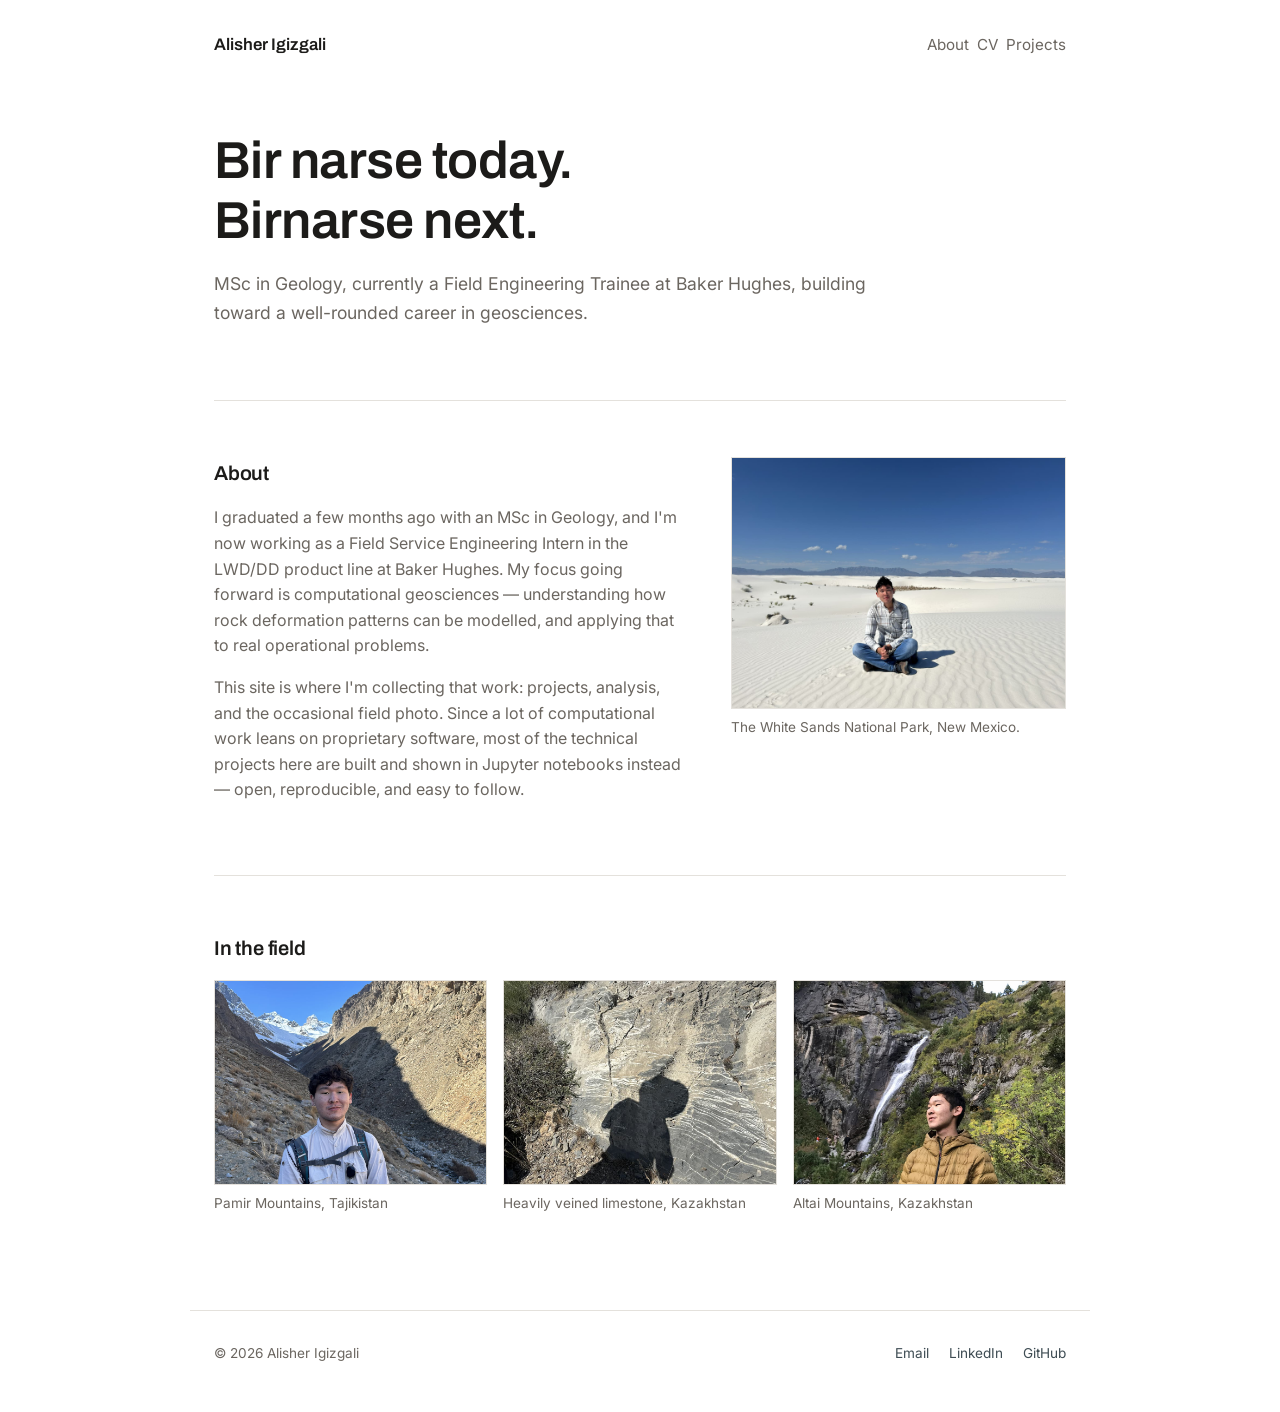
<file: index.html>
<!DOCTYPE html>
<html lang="en">
<head>
<meta charset="UTF-8">
<meta name="viewport" content="width=device-width, initial-scale=1.0">
<title>Alisher — Geoscience Graduate</title>
<link rel="preconnect" href="https://fonts.googleapis.com">
<link rel="preconnect" href="https://fonts.gstatic.com" crossorigin>
<link href="https://fonts.googleapis.com/css2?family=Archivo:wght@500;600;700&family=Inter:wght@400;500&display=swap" rel="stylesheet">
<link rel="stylesheet" href="css/style.css">
</head>
<body>

<header class="site-header">
  <a href="index.html" class="wordmark">Alisher Igizgali</a>
  <nav class="site-nav">
    <a href="#about">About</a>
    <a href="cv.html">CV</a>
    <a href="projects/index.html">Projects</a>
  </nav>
</header>

<main>

  <section class="hero">
    <h1>Bir narse today.<br>Birnarse  next.</h1>
    <p class="hero-sub">MSc in Geology, currently a Field Engineering Trainee at Baker Hughes, building toward a well-rounded career in geosciences.</p>
  </section>

  <hr class="rule">

  <section class="about" id="about">
    <div class="about-text">
      <h2>About</h2>
      <p>I graduated a few months ago with an MSc in Geology, and I'm now working as a Field Service Engineering Intern in the LWD/DD product line at Baker Hughes. My focus going forward is computational geosciences — understanding how rock deformation patterns can be modelled, and applying that to real operational problems.</p>
      <p>This site is where I'm collecting that work: projects, analysis, and the occasional field photo. Since a lot of computational work leans on proprietary software, most of the technical projects here are built and shown in Jupyter notebooks instead — open, reproducible, and easy to follow.</p>
    </div>
    <div class="about-photo">
	  <figure>
		<img src="assets/photos/about-photo.jpg" alt="Portrait of Me">
		<figcaption>The White Sands National Park, New Mexico.</figcaption>
	  </figure>
    </div>
  </section>

  <hr class="rule">

  <section class="field-photos">
    <h2>In the field</h2>
    <div class="photo-strip">
		<figure>
			<img src="assets/photos/field-trip-1.jpg" alt="Field trip photo 1">
			<figcaption>Pamir Mountains, Tajikistan</figcaption>
		</figure>
		<figure>
			<img src="assets/photos/field-trip-2.jpg" alt="Field trip photo 2">
			<figcaption>Heavily veined limestone, Kazakhstan</figcaption>
		</figure>
		<figure>
			<img src="assets/photos/field-trip-3.jpg" alt="Field trip photo 3">
			<figcaption>Altai Mountains, Kazakhstan</figcaption>
		</figure>
    </div>
  </section>

</main>

<footer class="site-footer">
  <span>&copy; 2026 Alisher Igizgali</span>
  <span class="footer-links">
    <a href="mailto:alisher.yegizgali@gmail.com">Email</a>
    <a href="https://linkedin.com/in/alisheri">LinkedIn</a>
    <a href="https://github.com/alisheri">GitHub</a>
  </span>
</footer>

</body>
</html>
</file>
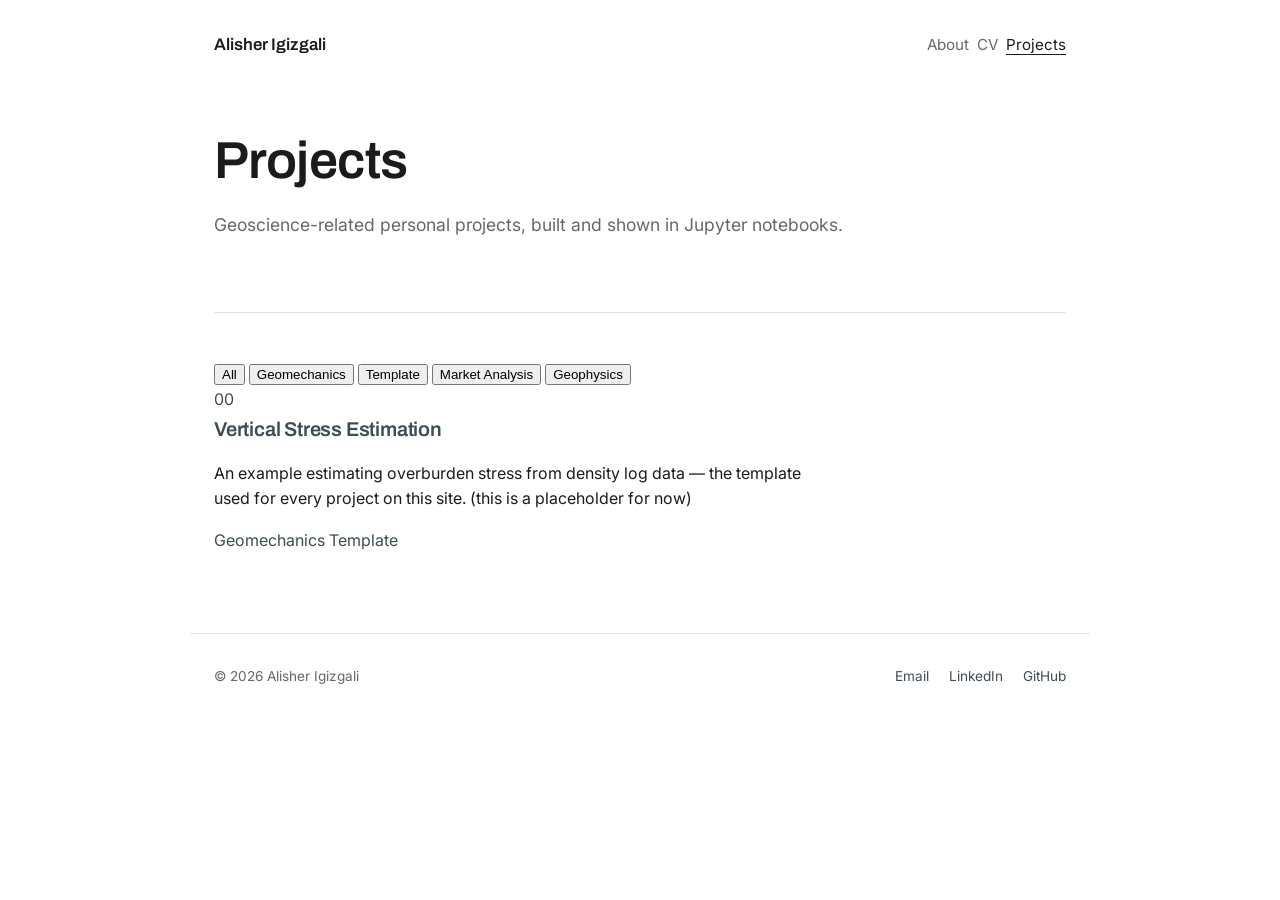
<file: projects/index.html>
<!DOCTYPE html>
<html lang="en">
<head>
<meta charset="UTF-8">
<meta name="viewport" content="width=device-width, initial-scale=1.0">
<title>Alisher — Projects</title>
<link rel="preconnect" href="https://fonts.googleapis.com">
<link rel="preconnect" href="https://fonts.gstatic.com" crossorigin>
<link href="https://fonts.googleapis.com/css2?family=Archivo:wght@500;600;700&family=Inter:wght@400;500&display=swap" rel="stylesheet">
<link rel="stylesheet" href="../css/style.css">
</head>
<body>

<header class="site-header">
  <a href="../index.html" class="wordmark">Alisher Igizgali</a>
  <nav class="site-nav">
    <a href="../index.html#about">About</a>
    <a href="../cv.html">CV</a>
    <a href="index.html" class="active">Projects</a>
  </nav>
</header>

<main>

  <section class="page-intro">
    <h1>Projects</h1>
    <p class="hero-sub">Geoscience-related personal projects, built and shown in Jupyter notebooks.</p>
  </section>

  <hr class="rule">

  <section class="cv-section">
    <div class="filter-bar">
      <button class="filter-btn active" data-tag="all">All</button>
      <button class="filter-btn" data-tag="geomechanics">Geomechanics</button>
      <button class="filter-btn" data-tag="template">Template</button>
	  <button class="filter-btn" data-tag="market-analysis">Market Analysis</button>
	  <button class="filter-btn" data-tag="geophysics">Geophysics</button>
    </div>

    <div class="project-grid">

      <a class="project-card" href="00-project-0/index.html" data-tags="geomechanics template" data-date="2026-09">
        <span class="project-card-number">00</span>
        <h2 class="project-card-title">Vertical Stress Estimation</h2>
        <p class="project-card-desc">An example estimating overburden stress from density log data — the template used for every project on this site. (this is a placeholder for now)</p>
        <div class="project-card-tags">
          <span class="tag">Geomechanics</span>
          <span class="tag">Template</span>
        </div>
      </a>

    </div>
  </section>

</main>

<footer class="site-footer">
  <span>&copy; 2026 Alisher Igizgali</span>
  <span class="footer-links">
    <a href="mailto:alisher.yegizgali@gmail.com">Email</a>
    <a href="https://linkedin.com/in/alisheri">LinkedIn</a>
    <a href="https://github.com/alisheri">GitHub</a>
  </span>
</footer>

<script>
  const buttons = document.querySelectorAll('.filter-btn');
  const cards = document.querySelectorAll('.project-card');
  
  const grid = document.querySelector('.project-grid');
  const sortedCards = [...grid.querySelectorAll('.project-card')].sort(
    (a, b) => b.dataset.date.localeCompare(a.dataset.date)
  );
  sortedCards.forEach(card => grid.appendChild(card));

  const buttons = document.querySelectorAll('.filter-btn');
  const cards = document.querySelectorAll('.project-card');

  buttons.forEach(btn => {
    btn.addEventListener('click', () => {
      buttons.forEach(b => b.classList.remove('active'));
      btn.classList.add('active');
      const tag = btn.dataset.tag;

      cards.forEach(card => {
        if (tag === 'all' || card.dataset.tags.includes(tag)) {
          card.style.display = '';
        } else {
          card.style.display = 'none';
        }
      });
    });
  });
</script>

</body>
</html>
</file>
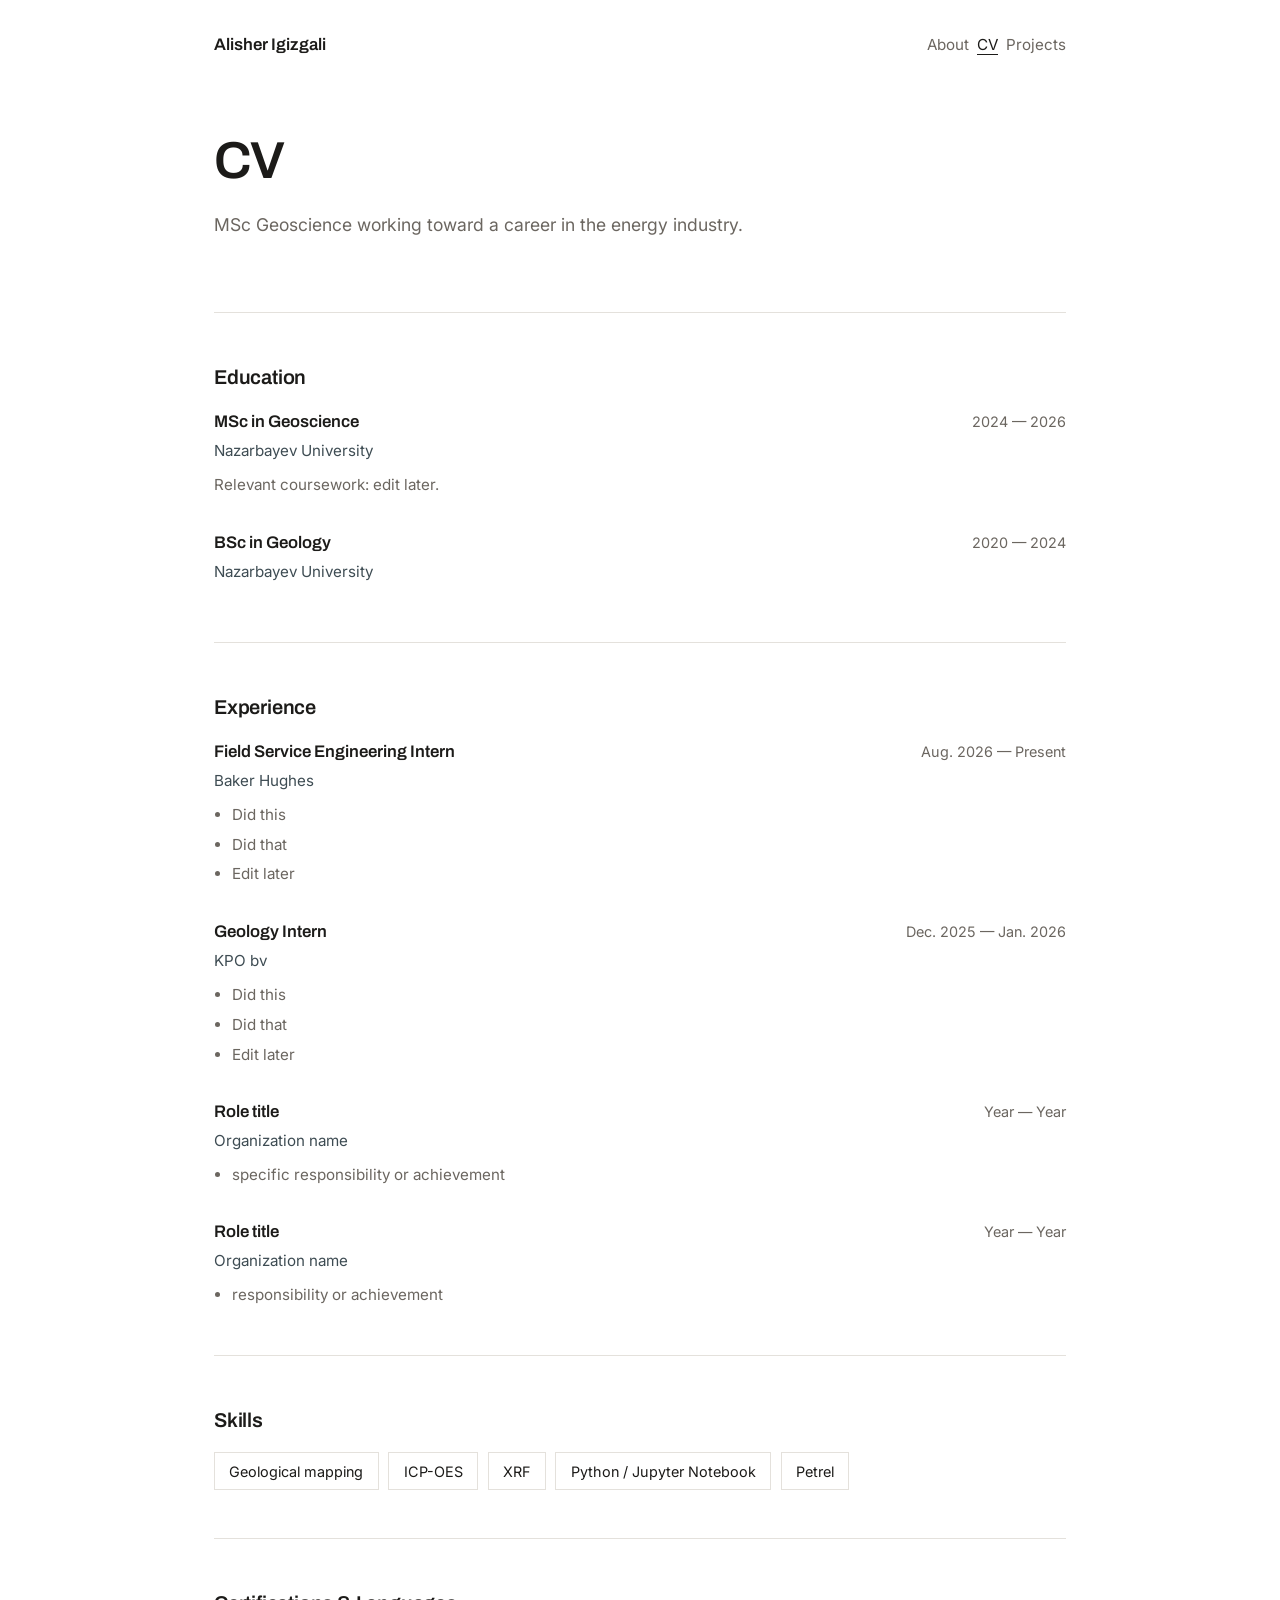
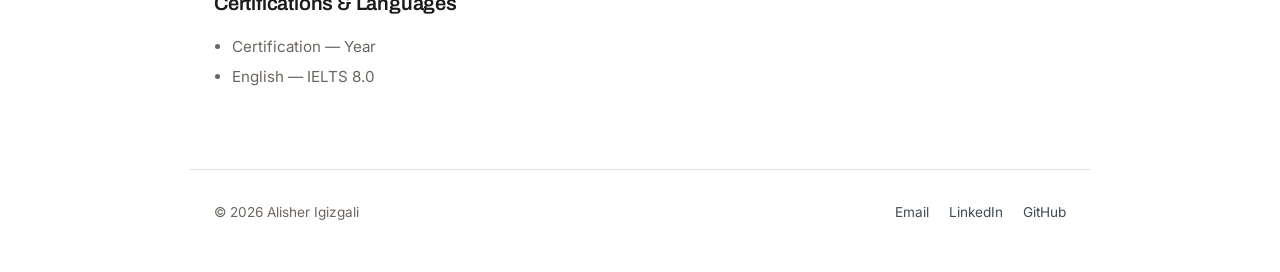
<file: cv.html>
<!DOCTYPE html>
<html lang="en">
<head>
<meta charset="UTF-8">
<meta name="viewport" content="width=device-width, initial-scale=1.0">
<title>Alisher — CV</title>
<link rel="preconnect" href="https://fonts.googleapis.com">
<link rel="preconnect" href="https://fonts.gstatic.com" crossorigin>
<link href="https://fonts.googleapis.com/css2?family=Archivo:wght@500;600;700&family=Inter:wght@400;500&display=swap" rel="stylesheet">
<link rel="stylesheet" href="css/style.css">
</head>
<body>

<header class="site-header">
  <a href="index.html" class="wordmark">Alisher Igizgali</a>
  <nav class="site-nav">
    <a href="index.html#about">About</a>
    <a href="cv.html" class="active">CV</a>
    <a href="projects/index.html">Projects</a>
  </nav>
</header>

<main>

  <section class="page-intro">
    <h1>CV</h1>
    <p class="hero-sub">MSc Geoscience working toward a career in the energy industry.</p>
  </section>

  <hr class="rule">

  <section class="cv-section">
    <h2>Education</h2>

    <div class="cv-entry">
      <div class="cv-entry-header">
        <span class="cv-entry-title">MSc in Geoscience</span>
        <span class="cv-entry-date">2024 — 2026</span>
      </div>
      <p class="cv-entry-org">Nazarbayev University</p>
      <p class="cv-entry-desc">Relevant coursework: edit later.</p>
    </div>

    <div class="cv-entry">
      <div class="cv-entry-header">
        <span class="cv-entry-title">BSc in Geology</span>
        <span class="cv-entry-date">2020 — 2024</span>
      </div>
      <p class="cv-entry-org">Nazarbayev University</p>
    </div>
  </section>

  <hr class="rule">

  <section class="cv-section">
    <h2>Experience</h2>

    <div class="cv-entry">
      <div class="cv-entry-header">
        <span class="cv-entry-title">Field Service Engineering Intern</span>
        <span class="cv-entry-date">Aug. 2026 — Present</span>
      </div>
      <p class="cv-entry-org">Baker Hughes</p>
      <ul class="cv-list">
        <li>Did this</li>
        <li>Did that</li>
        <li>Edit later</li>
      </ul>
    </div>

    <div class="cv-entry">
      <div class="cv-entry-header">
        <span class="cv-entry-title">Geology Intern</span>
        <span class="cv-entry-date">Dec. 2025 — Jan. 2026</span>
      </div>
      <p class="cv-entry-org">KPO bv</p>
      <ul class="cv-list">
        <li>Did this</li>
		<li>Did that</li>
        <li>Edit later</li>
      </ul>
    </div>
	
	<div class="cv-entry">
		<div class="cv-entry-header">
			<span class="cv-entry-title">Role title</span>
			<span class="cv-entry-date">Year — Year</span>
		</div>
		<p class="cv-entry-org">Organization name</p>
		<ul class="cv-list">
			<li>specific responsibility or achievement</li>
		</ul>
	</div>
	
	<div class="cv-entry">
		<div class="cv-entry-header">
			<span class="cv-entry-title">Role title</span>
			<span class="cv-entry-date">Year — Year</span>
		</div>
		<p class="cv-entry-org">Organization name</p>
		<ul class="cv-list">
			<li> responsibility or achievement</li>
		</ul>
	</div>
  </section>

  <hr class="rule">

  <section class="cv-section">
    <h2>Skills</h2>
    <ul class="cv-skills">
      <li>Geological mapping</li>
      <li>ICP-OES</li>
      <li>XRF</li>
      <li>Python / Jupyter Notebook</li>
      <li>Petrel</li>
    </ul>
  </section>

  <hr class="rule">

  <section class="cv-section">
    <h2>Certifications &amp; Languages</h2>
    <ul class="cv-list">
      <li>Certification  — Year</li>
      <li>English — IELTS 8.0</li>
    </ul>
  </section>

</main>

<footer class="site-footer">
  <span>&copy; 2026 Alisher Igizgali</span>
  <span class="footer-links">
    <a href="mailto:alisher.yegizgali@gmail.com">Email</a>
    <a href="https://linkedin.com/in/alisheri">LinkedIn</a>
    <a href="https://github.com/alisheri">GitHub</a>
  </span>
</footer>

</body>
</html>
</file>
<file: css/style.css>
:root {
  --color-bg: #FFFFFF;
  --color-text: #1C1B19;
  --color-text-muted: #6B6660;
  --color-accent: #3E4C53;
  --color-line: #E4E1DC;

  --font-display: 'Archivo', sans-serif;
  --font-body: 'Inter', sans-serif;

  --max-width: 720px;
}

* {
  box-sizing: border-box;
}

body {
  margin: 0;
  background: var(--color-bg);
  color: var(--color-text);
  font-family: var(--font-body);
  font-size: 16px;
  line-height: 1.6;
  -webkit-font-smoothing: antialiased;
}

a {
  color: var(--color-accent);
  text-decoration: none;
}

img {
  max-width: 100%;
  height: auto;
  display: block;
}

a:hover {
  text-decoration: underline;
}

h1, h2 {
  font-family: var(--font-display);
  font-weight: 600;
  letter-spacing: -0.01em;
  margin: 0;
}

h1 {
  font-size: clamp(2rem, 5vw, 3.25rem);
  line-height: 1.15;
}

h2 {
  font-size: 1.25rem;
  margin-bottom: 1rem;
}

p {
  max-width: 62ch;
  color: var(--color-text);
}

/* Header */

.site-header {
  max-width: 900px;
  margin: 0 auto;
  padding: 2rem 1.5rem 1.5rem;
  display: flex;
  justify-content: space-between;
  align-items: center;
  flex-wrap: wrap;
  gap: 1rem;
}

.wordmark {
  font-family: var(--font-display);
  font-weight: 600;
  font-size: 1.05rem;
  color: var(--color-text);
}

.wordmark:hover {
  text-decoration: none;
}

.site-nav {
  display: flex;
  gap: 0.5rem;
  font-size: 0.95rem;
}

.site-nav a {
  color: var(--color-text-muted);
  padding: 0.5rem 0.75rem;
  margin: -0.5rem -0.75rem;
}

.site-nav a:hover {
  color: var(--color-accent);
}

.site-nav a.active {
  color: var(--color-text);
  text-decoration: underline;
  text-underline-offset: 4px;
}

/* Main sections */

main {
  max-width: 900px;
  margin: 0 auto;
  padding: 0 1.5rem;
}

.hero,
.page-intro {
  padding: 3rem 0 3.5rem;
}

.hero-sub {
  margin-top: 1.25rem;
  font-size: 1.1rem;
  color: var(--color-text-muted);
}

.rule {
  border: none;
  border-top: 1px solid var(--color-line);
  margin: 0;
}

.about {
  display: grid;
  grid-template-columns: 1.4fr 1fr;
  gap: 3rem;
  padding: 3.5rem 0;
  align-items: start;
}

.about-text p {
  color: var(--color-text-muted);
  font-size: 1rem;
  margin-bottom: 1rem;
}

.field-photos {
  padding: 3.5rem 0 4rem;
}

/* CV page */

.cv-section {
  padding: 3rem 0;
}

.cv-entry {
  margin-bottom: 2rem;
}

.cv-entry:last-child {
  margin-bottom: 0;
}

.cv-entry-header {
  display: flex;
  justify-content: space-between;
  align-items: baseline;
  flex-wrap: wrap;
  gap: 0.5rem 1.5rem;
}

.cv-entry-title {
  font-family: var(--font-display);
  font-weight: 600;
  font-size: 1.05rem;
}

.cv-entry-date {
  color: var(--color-text-muted);
  font-size: 0.9rem;
  white-space: nowrap;
}

.cv-entry-org {
  color: var(--color-accent);
  font-size: 0.95rem;
  margin: 0.2rem 0 0.6rem;
}

.cv-entry-desc {
  color: var(--color-text-muted);
  font-size: 0.95rem;
  margin: 0;
}

.cv-list {
  margin: 0;
  padding-left: 1.1rem;
  color: var(--color-text-muted);
  font-size: 0.95rem;
}

.cv-list li {
  margin-bottom: 0.35rem;
}

.cv-list li:last-child {
  margin-bottom: 0;
}

.cv-skills {
  list-style: none;
  margin: 0;
  padding: 0;
  display: flex;
  flex-wrap: wrap;
  gap: 0.6rem;
}

.cv-skills li {
  border: 1px solid var(--color-line);
  padding: 0.4rem 0.9rem;
  font-size: 0.9rem;
  color: var(--color-text);
}

.photo-strip {
  display: grid;
  grid-template-columns: repeat(3, 1fr);
  gap: 1rem;
}

.photo-placeholder {
  background: #F4F3F1;
  border: 1px solid var(--color-line);
  color: var(--color-text-muted);
  font-size: 0.85rem;
  display: flex;
  align-items: center;
  justify-content: center;
  aspect-ratio: 4 / 3;
  text-align: center;
  padding: 1rem;
}

.about-photo figure,
.photo-strip figure {
  margin: 0;
}

.about-photo img,
.photo-strip img {
  width: 100%;
  aspect-ratio: 4 / 3;
  object-fit: cover;
  border: 1px solid var(--color-line);
}

figcaption {
  margin-top: 0.6rem;
  font-size: 0.85rem;
  color: var(--color-text-muted);
  line-height: 1.4;
}

/* Footer */

.site-footer {
  max-width: 900px;
  margin: 0 auto;
  padding: 2rem 1.5rem 3rem;
  border-top: 1px solid var(--color-line);
  margin-top: 2rem;
  display: flex;
  justify-content: space-between;
  align-items: center;
  flex-wrap: wrap;
  gap: 1rem;
  font-size: 0.85rem;
  color: var(--color-text-muted);
}

.footer-links {
  display: flex;
  gap: 1.25rem;
}

/* Responsive */

@media (max-width: 640px) {
  .site-header {
    padding: 1.5rem 1.25rem 1rem;
  }

  .hero {
    padding: 1.5rem 0 2.5rem;
  }

  .hero-sub {
    font-size: 1rem;
  }

  .about,
  .field-photos {
    padding: 2.5rem 0;
  }

  .about {
    grid-template-columns: 1fr;
    gap: 2rem;
  }

  .about-photo {
    order: -1;
  }

  .photo-strip {
    grid-template-columns: 1fr;
  }

  .site-footer {
    flex-direction: column;
    align-items: flex-start;
    gap: 0.75rem;
  }

  main {
    padding: 0 1.25rem;
  }
}
</file>
